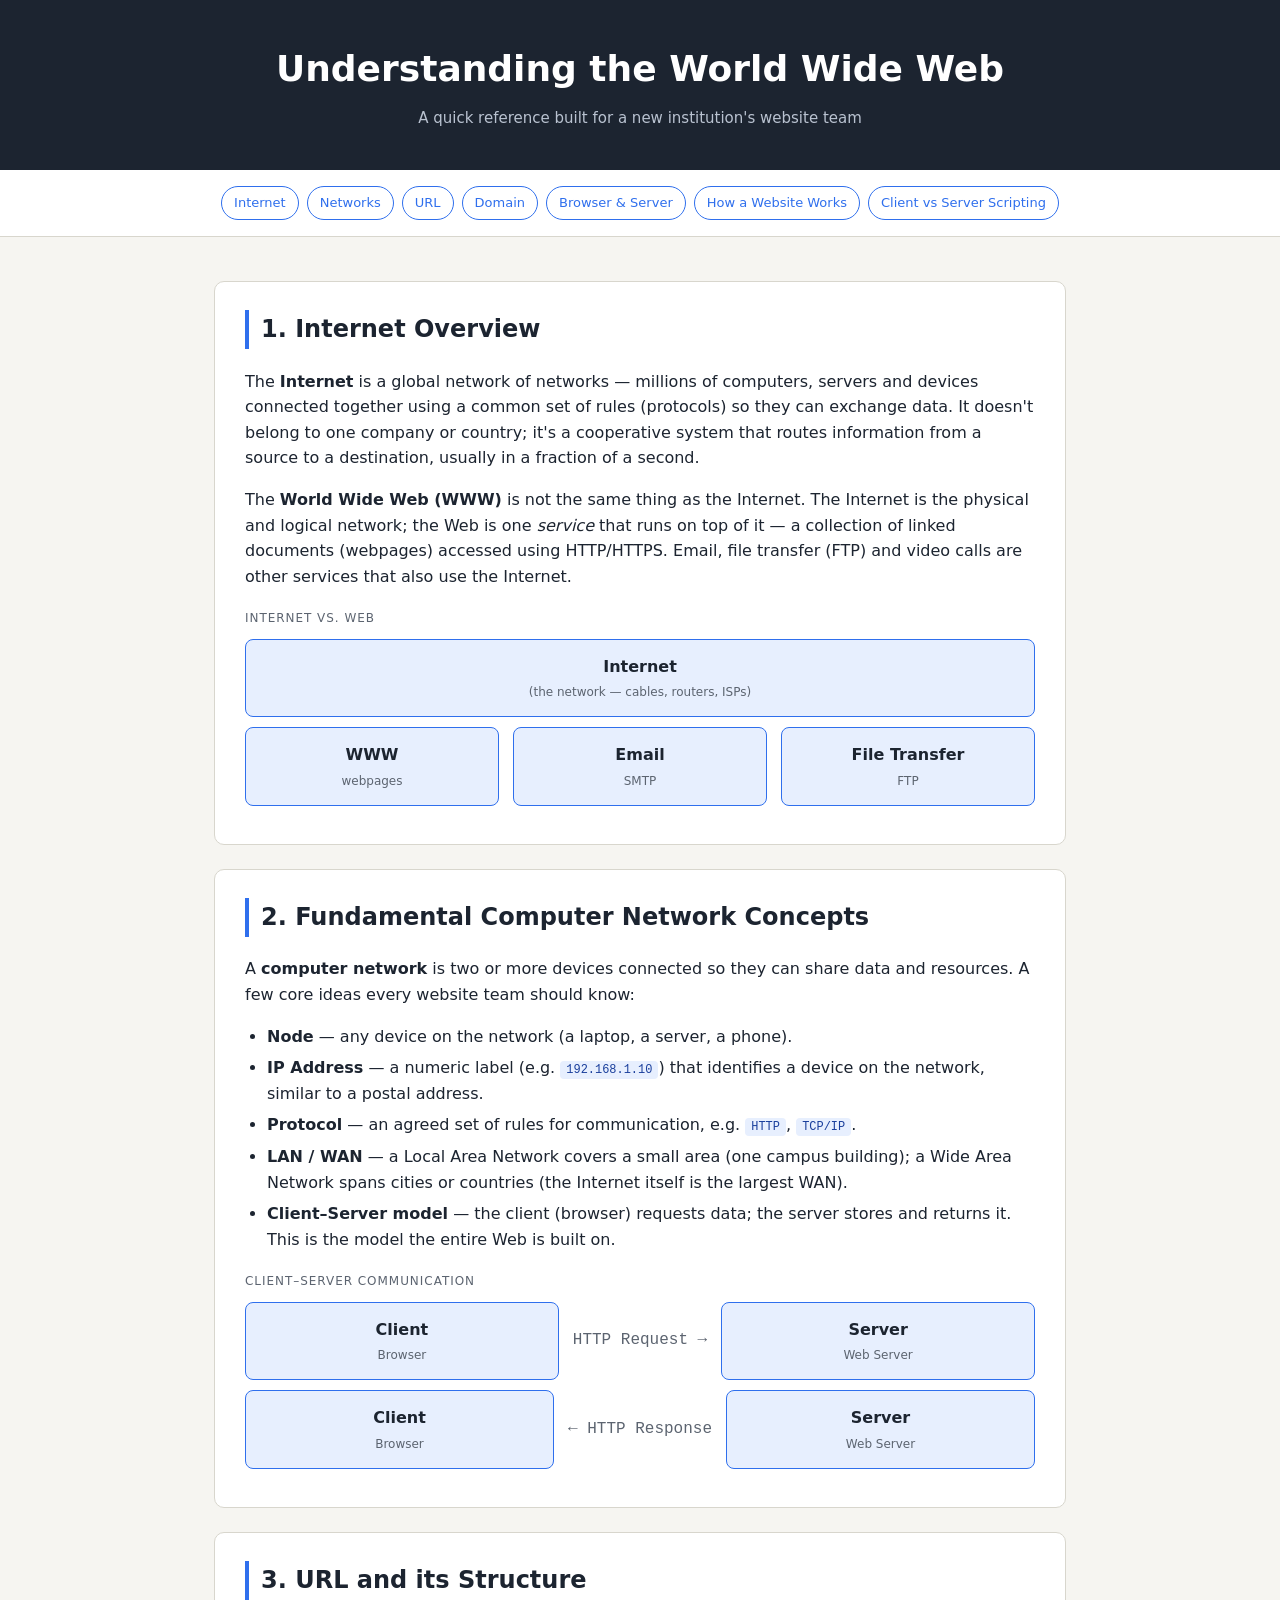
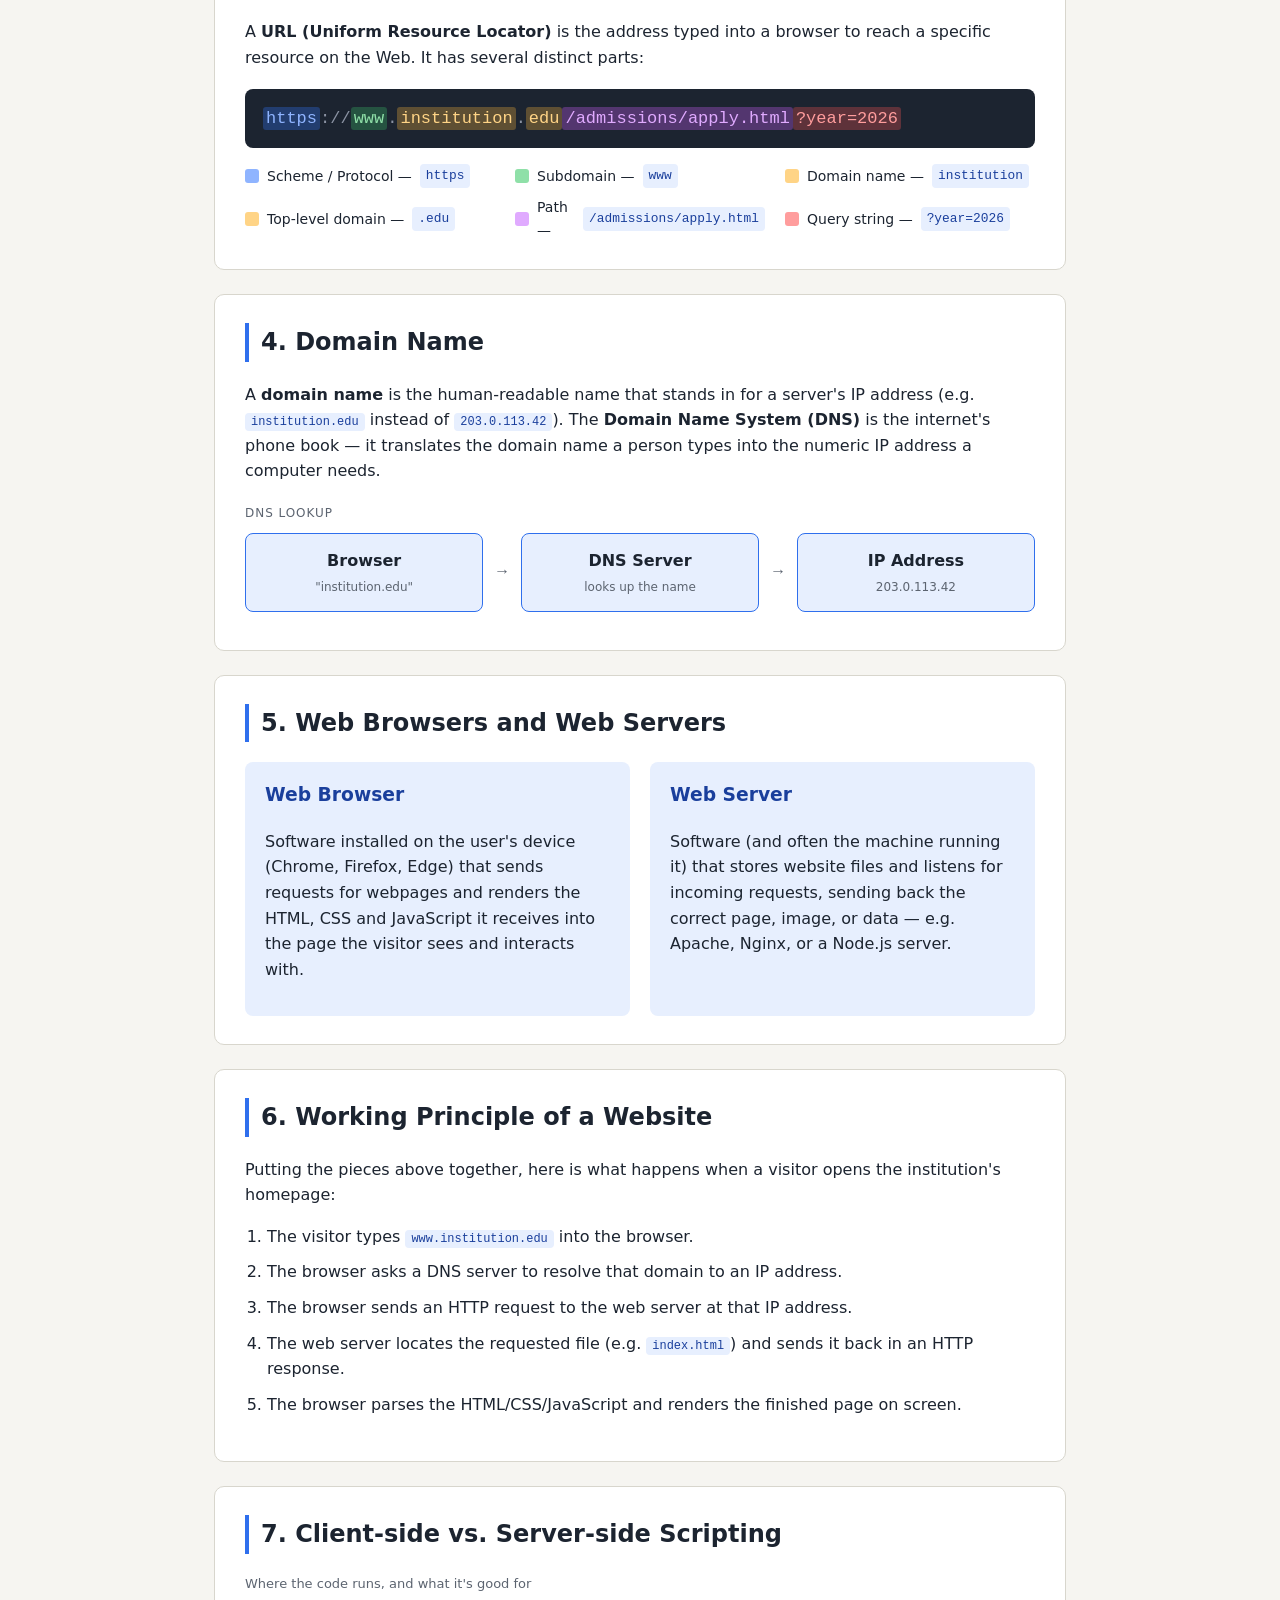
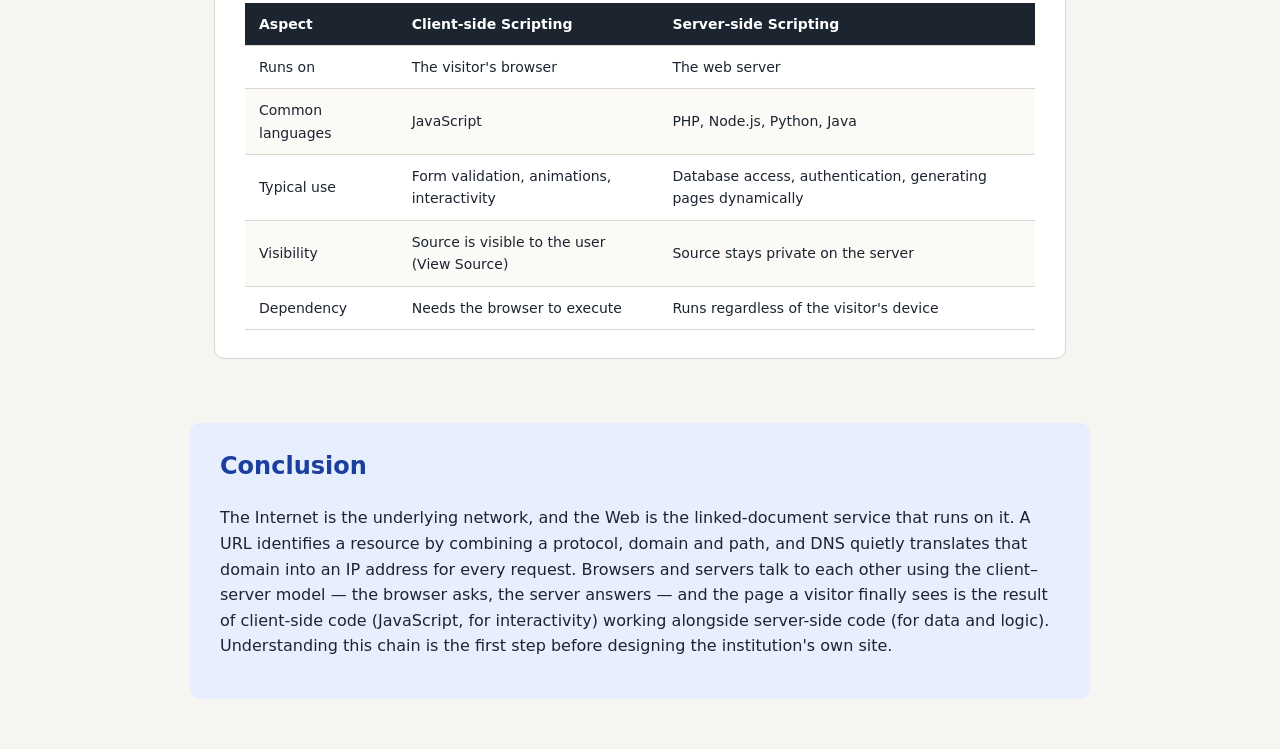
<file: Task1-WWW-Concepts/index.html>
<!DOCTYPE html>
<html lang="en">
<head>
<meta charset="UTF-8">
<meta name="viewport" content="width=device-width, initial-scale=1.0">
<title>Understanding the World Wide Web</title>
<link rel="stylesheet" href="style.css">
</head>
<body>

  <!-- Page header: introduces the topic to the reader -->
  <header class="page-header">
    <h1>Understanding the World Wide Web</h1>
    <p class="subtitle">A quick reference built for a new institution's website team</p>
  </header>

  <!-- Simple in-page navigation, one link per concept section -->
  <nav class="toc">
    <a href="#internet">Internet</a>
    <a href="#network">Networks</a>
    <a href="#url">URL</a>
    <a href="#domain">Domain</a>
    <a href="#browser-server">Browser &amp; Server</a>
    <a href="#working">How a Website Works</a>
    <a href="#client-server-script">Client vs Server Scripting</a>
  </nav>

  <main>

    <!-- 1. Internet Overview -->
    <section id="internet" class="topic">
      <h2>1. Internet Overview</h2>
      <p>The <strong>Internet</strong> is a global network of networks — millions of computers,
      servers and devices connected together using a common set of rules (protocols) so they can
      exchange data. It doesn't belong to one company or country; it's a cooperative system that
      routes information from a source to a destination, usually in a fraction of a second.</p>
      <p>The <strong>World Wide Web (WWW)</strong> is not the same thing as the Internet. The
      Internet is the physical and logical network; the Web is one <em>service</em> that runs on
      top of it — a collection of linked documents (webpages) accessed using HTTP/HTTPS. Email,
      file transfer (FTP) and video calls are other services that also use the Internet.</p>

      <div class="diagram">
        <p class="diagram-label">Internet vs. Web</p>
        <div class="diagram-row">
          <div class="box box-wide">Internet <span class="box-sub">(the network — cables, routers, ISPs)</span></div>
        </div>
        <div class="diagram-row three-up">
          <div class="box">WWW <span class="box-sub">webpages</span></div>
          <div class="box">Email <span class="box-sub">SMTP</span></div>
          <div class="box">File Transfer <span class="box-sub">FTP</span></div>
        </div>
      </div>
    </section>

    <!-- 2. Fundamental Computer Network Concepts -->
    <section id="network" class="topic">
      <h2>2. Fundamental Computer Network Concepts</h2>
      <p>A <strong>computer network</strong> is two or more devices connected so they can share
      data and resources. A few core ideas every website team should know:</p>
      <ul>
        <li><strong>Node</strong> — any device on the network (a laptop, a server, a phone).</li>
        <li><strong>IP Address</strong> — a numeric label (e.g. <code>192.168.1.10</code>) that
        identifies a device on the network, similar to a postal address.</li>
        <li><strong>Protocol</strong> — an agreed set of rules for communication, e.g.
        <code>HTTP</code>, <code>TCP/IP</code>.</li>
        <li><strong>LAN / WAN</strong> — a Local Area Network covers a small area (one campus
        building); a Wide Area Network spans cities or countries (the Internet itself is the
        largest WAN).</li>
        <li><strong>Client–Server model</strong> — the client (browser) requests data; the
        server stores and returns it. This is the model the entire Web is built on.</li>
      </ul>

      <div class="diagram">
        <p class="diagram-label">Client–Server Communication</p>
        <div class="diagram-row flow">
          <div class="box">Client<span class="box-sub">Browser</span></div>
          <div class="arrow">HTTP Request →</div>
          <div class="box">Server<span class="box-sub">Web Server</span></div>
        </div>
        <div class="diagram-row flow">
          <div class="box">Client<span class="box-sub">Browser</span></div>
          <div class="arrow">← HTTP Response</div>
          <div class="box">Server<span class="box-sub">Web Server</span></div>
        </div>
      </div>
    </section>

    <!-- 3. URL and its Structure -->
    <section id="url" class="topic">
      <h2>3. URL and its Structure</h2>
      <p>A <strong>URL (Uniform Resource Locator)</strong> is the address typed into a browser to
      reach a specific resource on the Web. It has several distinct parts:</p>

      <div class="url-diagram">
        <div class="url-string">
          <span class="part scheme">https</span><span class="punct">://</span><span class="part sub">www</span><span class="punct">.</span><span class="part domain">institution</span><span class="punct">.</span><span class="part tld">edu</span><span class="part path">/admissions/apply.html</span><span class="part query">?year=2026</span>
        </div>
        <div class="url-legend">
          <div><span class="swatch scheme"></span> Scheme / Protocol — <code>https</code></div>
          <div><span class="swatch sub"></span> Subdomain — <code>www</code></div>
          <div><span class="swatch domain"></span> Domain name — <code>institution</code></div>
          <div><span class="swatch tld"></span> Top-level domain — <code>.edu</code></div>
          <div><span class="swatch path"></span> Path — <code>/admissions/apply.html</code></div>
          <div><span class="swatch query"></span> Query string — <code>?year=2026</code></div>
        </div>
      </div>
    </section>

    <!-- 4. Domain Name -->
    <section id="domain" class="topic">
      <h2>4. Domain Name</h2>
      <p>A <strong>domain name</strong> is the human-readable name that stands in for a server's
      IP address (e.g. <code>institution.edu</code> instead of <code>203.0.113.42</code>). The
      <strong>Domain Name System (DNS)</strong> is the internet's phone book — it translates the
      domain name a person types into the numeric IP address a computer needs.</p>

      <div class="diagram">
        <p class="diagram-label">DNS Lookup</p>
        <div class="diagram-row flow">
          <div class="box">Browser<span class="box-sub">"institution.edu"</span></div>
          <div class="arrow">→</div>
          <div class="box">DNS Server<span class="box-sub">looks up the name</span></div>
          <div class="arrow">→</div>
          <div class="box">IP Address<span class="box-sub">203.0.113.42</span></div>
        </div>
      </div>
    </section>

    <!-- 5. Web Browsers and Web Servers -->
    <section id="browser-server" class="topic">
      <h2>5. Web Browsers and Web Servers</h2>
      <div class="two-col">
        <div class="card">
          <h3>Web Browser</h3>
          <p>Software installed on the user's device (Chrome, Firefox, Edge) that sends
          requests for webpages and renders the HTML, CSS and JavaScript it receives into
          the page the visitor sees and interacts with.</p>
        </div>
        <div class="card">
          <h3>Web Server</h3>
          <p>Software (and often the machine running it) that stores website files and
          listens for incoming requests, sending back the correct page, image, or data —
          e.g. Apache, Nginx, or a Node.js server.</p>
        </div>
      </div>
    </section>

    <!-- 6. Working Principle of a Website -->
    <section id="working" class="topic">
      <h2>6. Working Principle of a Website</h2>
      <p>Putting the pieces above together, here is what happens when a visitor opens the
      institution's homepage:</p>
      <ol class="steps">
        <li>The visitor types <code>www.institution.edu</code> into the browser.</li>
        <li>The browser asks a DNS server to resolve that domain to an IP address.</li>
        <li>The browser sends an HTTP request to the web server at that IP address.</li>
        <li>The web server locates the requested file (e.g. <code>index.html</code>) and
        sends it back in an HTTP response.</li>
        <li>The browser parses the HTML/CSS/JavaScript and renders the finished page on
        screen.</li>
      </ol>
    </section>

    <!-- 7. Difference between Client-side and Server-side Scripting -->
    <section id="client-server-script" class="topic">
      <h2>7. Client-side vs. Server-side Scripting</h2>
      <div class="table-wrap">
        <table>
          <caption>Where the code runs, and what it's good for</caption>
          <thead>
            <tr>
              <th scope="col">Aspect</th>
              <th scope="col">Client-side Scripting</th>
              <th scope="col">Server-side Scripting</th>
            </tr>
          </thead>
          <tbody>
            <tr><td>Runs on</td><td>The visitor's browser</td><td>The web server</td></tr>
            <tr><td>Common languages</td><td>JavaScript</td><td>PHP, Node.js, Python, Java</td></tr>
            <tr><td>Typical use</td><td>Form validation, animations, interactivity</td><td>Database access, authentication, generating pages dynamically</td></tr>
            <tr><td>Visibility</td><td>Source is visible to the user (View Source)</td><td>Source stays private on the server</td></tr>
            <tr><td>Dependency</td><td>Needs the browser to execute</td><td>Runs regardless of the visitor's device</td></tr>
          </tbody>
        </table>
      </div>
    </section>

  </main>

  <footer class="page-footer">
    <h2>Conclusion</h2>
    <p>The Internet is the underlying network, and the Web is the linked-document service that
    runs on it. A URL identifies a resource by combining a protocol, domain and path, and DNS
    quietly translates that domain into an IP address for every request. Browsers and servers
    talk to each other using the client–server model — the browser asks, the server answers —
    and the page a visitor finally sees is the result of client-side code (JavaScript, for
    interactivity) working alongside server-side code (for data and logic). Understanding this
    chain is the first step before designing the institution's own site.</p>
  </footer>

</body>
</html>
</file>
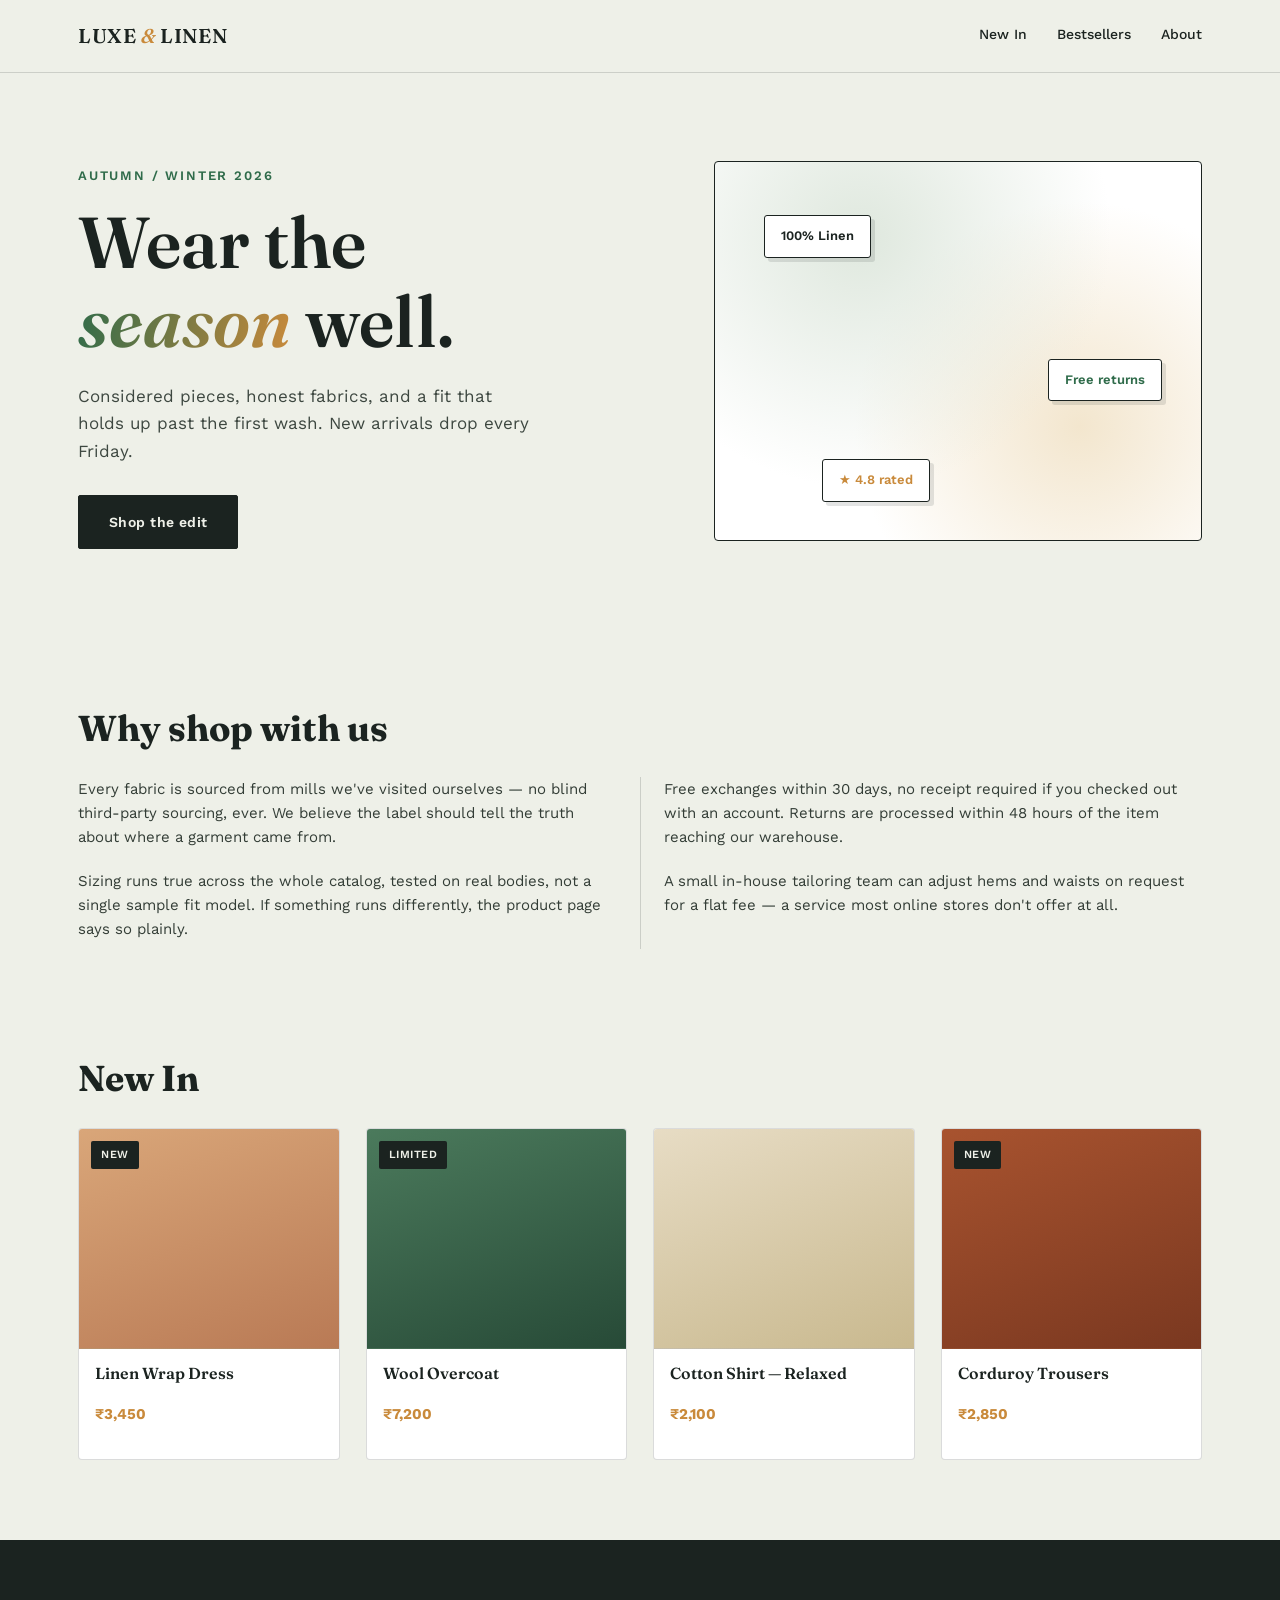
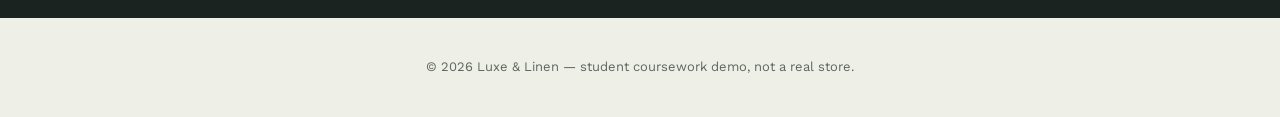
<file: Task3-Fashion-Homepage/index.html>
<!DOCTYPE html>
<html lang="en">
<head>
<meta charset="UTF-8">
<meta name="viewport" content="width=device-width, initial-scale=1.0">
<title>LUXE &amp; LINEN — Online Fashion Store</title>
<link rel="preconnect" href="https://fonts.googleapis.com">
<link rel="preconnect" href="https://fonts.gstatic.com" crossorigin>
<link href="https://fonts.googleapis.com/css2?family=Fraunces:opsz,wght@9..144,400;9..144,600;9..144,700&family=Work+Sans:wght@400;500;600;700&display=swap" rel="stylesheet">
<link rel="stylesheet" href="style.css">
</head>
<body>

  <header class="site-header">
    <div class="nav-wrap">
      <span class="logo">LUXE <span class="amp">&amp;</span> LINEN</span>
      <nav>
        <a href="#new">New In</a>
        <a href="#bestsellers">Bestsellers</a>
        <a href="#about">About</a>
      </nav>
    </div>
  </header>

  <!-- ============ HERO: backgrounds, borders, text effects, animation ============ -->
  <section class="hero">
    <div class="hero-copy">
      <p class="eyebrow">Autumn / Winter 2026</p>
      <h1>Wear the<br><span class="highlight">season</span> well.</h1>
      <p class="hero-desc">Considered pieces, honest fabrics, and a fit that holds up past the first wash. New arrivals drop every Friday.</p>
      <a href="#bestsellers" class="btn">Shop the edit</a>
    </div>
    <div class="hero-visual" aria-hidden="true">
      <div class="floating-card card-1">100% Linen</div>
      <div class="floating-card card-2">Free returns</div>
      <div class="floating-card card-3">★ 4.8 rated</div>
    </div>
  </section>

  <!-- ============ MULTI-COLUMN LAYOUT: brand values ============ -->
  <section class="values" id="about">
    <h2>Why shop with us</h2>
    <div class="value-columns">
      <p>Every fabric is sourced from mills we've visited ourselves — no blind third-party sourcing, ever. We believe the label should tell the truth about where a garment came from.</p>
      <p>Sizing runs true across the whole catalog, tested on real bodies, not a single sample fit model. If something runs differently, the product page says so plainly.</p>
      <p>Free exchanges within 30 days, no receipt required if you checked out with an account. Returns are processed within 48 hours of the item reaching our warehouse.</p>
      <p>A small in-house tailoring team can adjust hems and waists on request for a flat fee — a service most online stores don't offer at all.</p>
    </div>
  </section>

  <!-- ============ PRODUCT GRID: cards with border/background/text treatments ============ -->
  <section class="collection" id="new">
    <h2>New In</h2>
    <div class="product-grid">

      <article class="product-card">
        <div class="product-media tone-clay">
          <span class="tag">New</span>
        </div>
        <h3>Linen Wrap Dress</h3>
        <p class="price">₹3,450</p>
      </article>

      <article class="product-card">
        <div class="product-media tone-forest">
          <span class="tag">Limited</span>
        </div>
        <h3>Wool Overcoat</h3>
        <p class="price">₹7,200</p>
      </article>

      <article class="product-card">
        <div class="product-media tone-sand">
        </div>
        <h3>Cotton Shirt — Relaxed</h3>
        <p class="price">₹2,100</p>
      </article>

      <article class="product-card">
        <div class="product-media tone-rust">
          <span class="tag">New</span>
        </div>
        <h3>Corduroy Trousers</h3>
        <p class="price">₹2,850</p>
      </article>

    </div>
  </section>

  <!-- ============ BESTSELLERS: animated marquee strip ============ -->
  <section class="marquee-wrap" id="bestsellers">
    <div class="marquee">
      <div class="marquee-track">
        <span>Linen Wrap Dress</span><span>·</span>
        <span>Wool Overcoat</span><span>·</span>
        <span>Cotton Shirt</span><span>·</span>
        <span>Corduroy Trousers</span><span>·</span>
        <span>Silk Scarf</span><span>·</span>
        <span>Linen Wrap Dress</span><span>·</span>
        <span>Wool Overcoat</span><span>·</span>
        <span>Cotton Shirt</span><span>·</span>
        <span>Corduroy Trousers</span><span>·</span>
        <span>Silk Scarf</span><span>·</span>
      </div>
    </div>
  </section>

  <footer class="site-footer">
    <p>© 2026 Luxe &amp; Linen — student coursework demo, not a real store.</p>
  </footer>

</body>
</html>
</file>
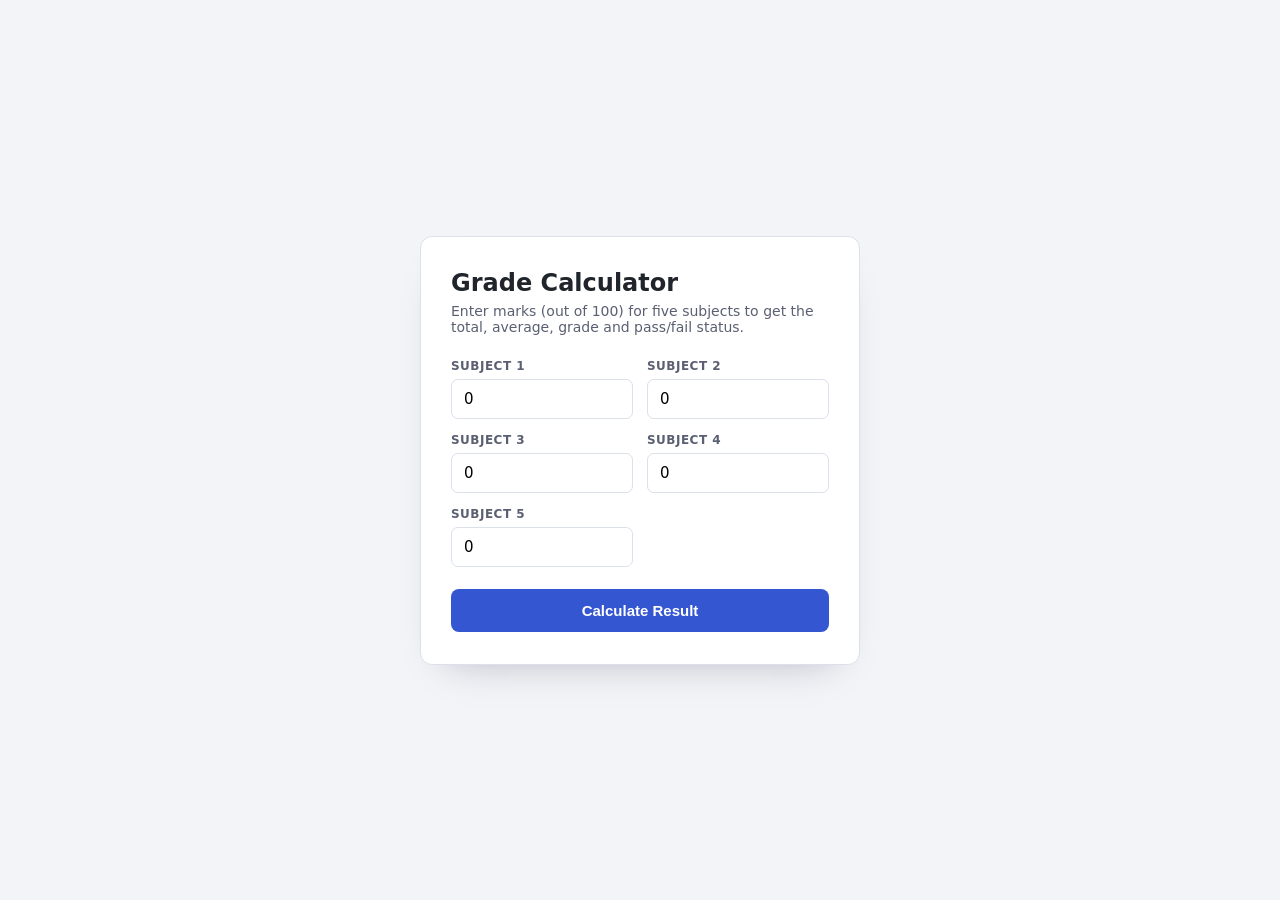
<file: Task4-Grade-Calculator/index.html>
<!DOCTYPE html>
<html lang="en">
<head>
<meta charset="UTF-8">
<meta name="viewport" content="width=device-width, initial-scale=1.0">
<title>Student Grade Calculator</title>
<link rel="stylesheet" href="style.css">
</head>
<body>

  <main class="calc-wrap">
    <h1>Grade Calculator</h1>
    <p class="subtitle">Enter marks (out of 100) for five subjects to get the total, average, grade and pass/fail status.</p>

    <form id="gradeForm">
      <div class="subject-grid">
        <div class="field">
          <label for="s1">Subject 1</label>
          <input type="number" id="s1" min="0" max="100" value="0" required>
        </div>
        <div class="field">
          <label for="s2">Subject 2</label>
          <input type="number" id="s2" min="0" max="100" value="0" required>
        </div>
        <div class="field">
          <label for="s3">Subject 3</label>
          <input type="number" id="s3" min="0" max="100" value="0" required>
        </div>
        <div class="field">
          <label for="s4">Subject 4</label>
          <input type="number" id="s4" min="0" max="100" value="0" required>
        </div>
        <div class="field">
          <label for="s5">Subject 5</label>
          <input type="number" id="s5" min="0" max="100" value="0" required>
        </div>
      </div>

      <button type="submit">Calculate Result</button>
    </form>

    <section id="result" class="result-panel hidden">
      <div class="result-row">
        <span>Total</span>
        <strong id="rTotal">0</strong>
      </div>
      <div class="result-row">
        <span>Average</span>
        <strong id="rAverage">0%</strong>
      </div>
      <div class="result-row">
        <span>Grade</span>
        <strong id="rGrade">-</strong>
      </div>
      <div class="result-row">
        <span>Status</span>
        <strong id="rStatus" class="status">-</strong>
      </div>
    </section>

    <p id="errorMsg" class="error-msg hidden">Please enter a valid mark between 0 and 100 for every subject.</p>
  </main>

  <script src="script.js"></script>
</body>
</html>
</file>
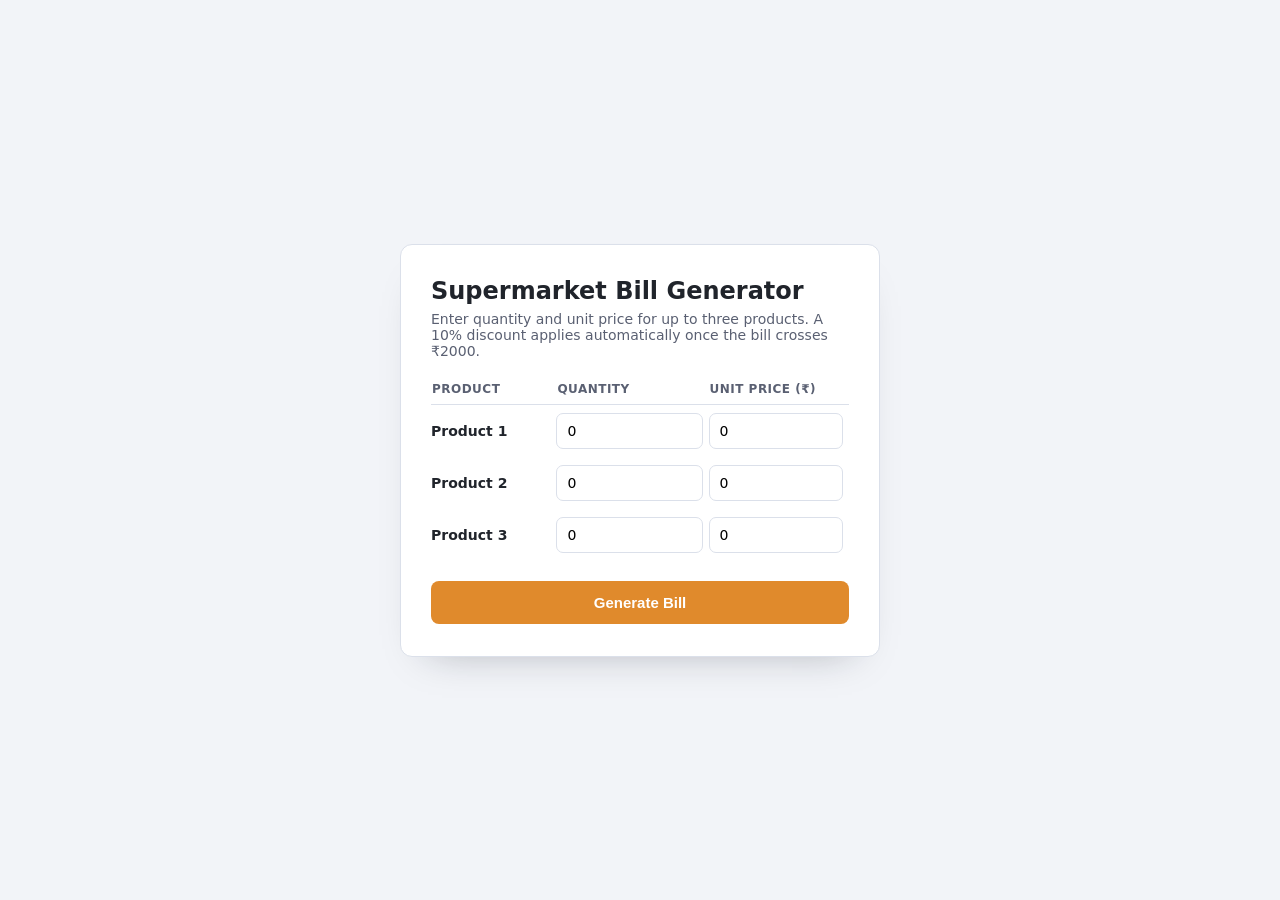
<file: Task5-Billing-System/index.html>
<!DOCTYPE html>
<html lang="en">
<head>
<meta charset="UTF-8">
<meta name="viewport" content="width=device-width, initial-scale=1.0">
<title>Supermarket Billing System</title>
<link rel="stylesheet" href="style.css">
</head>
<body>

  <main class="bill-wrap">
    <h1>Supermarket Bill Generator</h1>
    <p class="subtitle">Enter quantity and unit price for up to three products. A 10% discount applies automatically once the bill crosses ₹2000.</p>

    <form id="billForm">
      <table class="product-table">
        <thead>
          <tr>
            <th>Product</th>
            <th>Quantity</th>
            <th>Unit Price (₹)</th>
          </tr>
        </thead>
        <tbody>
          <tr>
            <td><label for="name1">Product 1</label></td>
            <td><input type="number" id="qty1" min="0" value="0" required></td>
            <td><input type="number" id="price1" min="0" step="0.01" value="0" required></td>
          </tr>
          <tr>
            <td><label for="name2">Product 2</label></td>
            <td><input type="number" id="qty2" min="0" value="0" required></td>
            <td><input type="number" id="price2" min="0" step="0.01" value="0" required></td>
          </tr>
          <tr>
            <td><label for="name3">Product 3</label></td>
            <td><input type="number" id="qty3" min="0" value="0" required></td>
            <td><input type="number" id="price3" min="0" step="0.01" value="0" required></td>
          </tr>
        </tbody>
      </table>

      <button type="submit">Generate Bill</button>
    </form>

    <section id="bill" class="bill-panel hidden">
      <h2>Bill Summary</h2>
      <div class="bill-row"><span>Subtotal</span><strong id="bSubtotal">₹0.00</strong></div>
      <div class="bill-row" id="discountRow"><span>Discount (10%)</span><strong id="bDiscount">₹0.00</strong></div>
      <div class="bill-row total"><span>Payable Amount</span><strong id="bTotal">₹0.00</strong></div>
      <p id="discountNote" class="discount-note hidden">🎉 Discount applied — your order crossed ₹2000!</p>
    </section>
  </main>

  <script src="script.js"></script>
</body>
</html>
</file>
<file: Task1-WWW-Concepts/style.css>
/* ===========================================================
   Task 1 — Understanding the World Wide Web
   Simple, readable reference page with small CSS/box diagrams
   =========================================================== */

:root{
  --ink:#1c2430;
  --paper:#f6f5f1;
  --panel:#ffffff;
  --accent:#2f6fed;
  --accent-soft:#e7effe;
  --line:#d8d6cd;
  --muted:#5c6470;
}

*{box-sizing:border-box;}
body{
  margin:0;
  font-family:'Segoe UI', system-ui, sans-serif;
  background:var(--paper);
  color:var(--ink);
  line-height:1.6;
}

.page-header{
  background:var(--ink);
  color:#fff;
  padding:40px 24px;
  text-align:center;
}
.page-header h1{margin:0 0 8px;font-size:clamp(24px,4vw,36px);}
.subtitle{margin:0;color:#b9c2d0;font-size:15px;}

/* table-of-contents nav */
.toc{
  display:flex;
  flex-wrap:wrap;
  gap:8px;
  justify-content:center;
  padding:16px;
  background:var(--panel);
  border-bottom:1px solid var(--line);
  position:sticky;
  top:0;
  z-index:10;
}
.toc a{
  color:var(--accent);
  text-decoration:none;
  font-size:13px;
  padding:6px 12px;
  border:1px solid var(--accent);
  border-radius:20px;
}
.toc a:hover{background:var(--accent);color:#fff;}

main{max-width:900px;margin:0 auto;padding:20px 24px 40px;}

.topic{
  background:var(--panel);
  border:1px solid var(--line);
  border-radius:10px;
  padding:28px 30px;
  margin:24px 0;
}
.topic h2{margin-top:0;color:var(--ink);border-left:4px solid var(--accent);padding-left:12px;}
.topic ul, .topic ol{padding-left:22px;}
.topic li{margin-bottom:6px;}
code{
  background:var(--accent-soft);
  color:#1a3f9c;
  padding:2px 6px;
  border-radius:4px;
  font-size:0.92em;
}

/* generic box diagrams */
.diagram{margin-top:20px;}
.diagram-label{
  font-size:12px;
  text-transform:uppercase;
  letter-spacing:0.08em;
  color:var(--muted);
  margin-bottom:10px;
}
.diagram-row{display:flex;gap:14px;flex-wrap:wrap;margin-bottom:10px;}
.diagram-row.three-up{justify-content:space-between;}
.diagram-row.flow{align-items:center;}
.box{
  background:var(--accent-soft);
  border:1.5px solid var(--accent);
  border-radius:8px;
  padding:14px 18px;
  text-align:center;
  font-weight:600;
  flex:1;
  min-width:140px;
}
.box-wide{flex:1 1 100%;}
.box-sub{display:block;font-weight:400;font-size:12px;color:var(--muted);margin-top:4px;}
.arrow{font-family:'Consolas', monospace;color:var(--muted);white-space:nowrap;}

/* URL structure diagram */
.url-diagram{margin-top:18px;}
.url-string{
  font-family:'Consolas', monospace;
  font-size:clamp(13px,2.4vw,17px);
  background:var(--ink);
  color:#e8ecf3;
  padding:16px 18px;
  border-radius:8px;
  overflow-x:auto;
  white-space:nowrap;
  margin-bottom:16px;
}
.url-string .part{padding:2px 3px;border-radius:3px;}
.punct{color:#8b93a3;}
.scheme{background:#2f6fed55;color:#8fb4ff;}
.sub{background:#37b06455;color:#8fe0a8;}
.domain{background:#e1a53a55;color:#ffd486;}
.tld{background:#e1a53a55;color:#ffd486;}
.path{background:#c05aed55;color:#e0aaff;}
.query{background:#e0505055;color:#ff9d9d;}

.url-legend{
  display:grid;
  grid-template-columns:repeat(auto-fit,minmax(220px,1fr));
  gap:8px 20px;
  font-size:14px;
}
.url-legend div{display:flex;align-items:center;gap:8px;}
.swatch{width:14px;height:14px;border-radius:3px;display:inline-block;flex-shrink:0;}
.swatch.scheme{background:#8fb4ff;}
.swatch.sub{background:#8fe0a8;}
.swatch.domain,.swatch.tld{background:#ffd486;}
.swatch.path{background:#e0aaff;}
.swatch.query{background:#ff9d9d;}

/* two-column cards (browser vs server) */
.two-col{display:grid;grid-template-columns:1fr 1fr;gap:20px;margin-top:16px;}
.card{background:var(--accent-soft);border-radius:8px;padding:18px 20px;}
.card h3{margin-top:0;color:#1a3f9c;}

/* numbered steps */
.steps li{margin-bottom:10px;}

/* table */
.table-wrap{overflow-x:auto;margin-top:16px;}
table{border-collapse:collapse;width:100%;min-width:560px;}
caption{caption-side:top;text-align:left;font-size:13px;color:var(--muted);padding-bottom:8px;}
th,td{text-align:left;padding:10px 14px;border-bottom:1px solid var(--line);font-size:14px;}
thead th{background:var(--ink);color:#fff;}
tbody tr:nth-child(even){background:#fbfaf7;}

/* footer / conclusion */
.page-footer{
  max-width:900px;
  margin:0 auto 50px;
  padding:24px 30px;
  background:var(--accent-soft);
  border-radius:10px;
}
.page-footer h2{margin-top:0;color:#1a3f9c;}

@media (max-width:700px){
  .two-col{grid-template-columns:1fr;}
  .diagram-row.three-up{flex-direction:column;}
}
</file>
<file: Task3-Fashion-Homepage/style.css>
/* ===========================================================
   Task 3 — Online Fashion Store Homepage
   Demonstrates: backgrounds & borders, text effects, CSS
   animations, a multi-column layout, and basic UI principles
   (hierarchy, consistency, affordance, whitespace).
   =========================================================== */

:root{
  --ink:#1b2320;         /* near-black with a green undertone, not pure black */
  --paper:#eef0e8;       /* pale sage-grey background, a considered neutral   */
  --panel:#ffffff;
  --accent:#2f6b4a;      /* forest green — signature accent                  */
  --accent-soft:#dfe8de;
  --gold:#c98a3b;        /* warm ochre — secondary accent for price/tags     */
  --line:rgba(27,35,32,0.16);
  --muted:#5b6660;
  --display:'Fraunces', Georgia, serif;
  --body:'Work Sans', system-ui, sans-serif;
}

*{box-sizing:border-box;}
html{scroll-behavior:smooth;}
body{
  margin:0;
  background:var(--paper);
  color:var(--ink);
  font-family:var(--body);
  line-height:1.6;
}
h1,h2,h3{font-family:var(--display);margin:0;line-height:1.1;}
a{color:inherit;}

/* ---------- header ---------- */
.site-header{
  position:sticky;top:0;z-index:20;
  background:rgba(238,240,232,0.92);
  backdrop-filter:blur(6px);
  border-bottom:1px solid var(--line);
}
.nav-wrap{
  max-width:1180px;margin:0 auto;
  display:flex;align-items:center;justify-content:space-between;
  padding:20px 28px;
}
.logo{font-family:var(--display);font-size:20px;letter-spacing:0.03em;font-weight:600;}
.logo .amp{color:var(--gold);font-style:italic;}
.site-header nav{display:flex;gap:30px;}
.site-header nav a{
  text-decoration:none;font-size:14px;font-weight:500;
  position:relative;padding-bottom:4px;
}
/* text effect: animated underline reveal on hover (UI affordance) */
.site-header nav a::after{
  content:"";position:absolute;left:0;bottom:0;width:100%;height:1.5px;
  background:var(--accent);transform:scaleX(0);transform-origin:right;
  transition:transform .25s ease;
}
.site-header nav a:hover::after{transform:scaleX(1);transform-origin:left;}

/* ---------- hero: background + text effects + animation ---------- */
.hero{
  position:relative;
  max-width:1180px;margin:0 auto;
  display:grid;grid-template-columns:1.1fr 0.9fr;gap:40px;
  align-items:center;
  padding:80px 28px 90px;
  overflow:hidden;
}
.eyebrow{
  font-size:13px;letter-spacing:0.14em;text-transform:uppercase;
  color:var(--accent);font-weight:600;margin-bottom:16px;
}
.hero h1{font-size:clamp(42px,6vw,72px);font-weight:600;}
/* text effect: gradient-clipped highlight word */
.highlight{
  background:linear-gradient(100deg, var(--accent) 0%, var(--gold) 100%);
  -webkit-background-clip:text;
  background-clip:text;
  color:transparent;
  font-style:italic;
}
.hero-desc{
  max-width:42ch;font-size:17px;color:#3d4740;
  margin:22px 0 30px;
}
.btn{
  display:inline-block;
  background:var(--ink);color:var(--paper);
  padding:15px 30px;
  text-decoration:none;
  font-size:14px;font-weight:600;letter-spacing:0.03em;
  border:1.5px solid var(--ink);
  border-radius:2px;
  transition:transform .18s ease, background .18s ease, color .18s ease;
}
.btn:hover{background:transparent;color:var(--ink);transform:translateY(-2px);}

/* hero visual: background pattern + border + floating-card animation */
.hero-visual{
  position:relative;height:380px;
  background:
    radial-gradient(circle at 30% 20%, var(--accent-soft) 0%, transparent 55%),
    radial-gradient(circle at 75% 70%, #f3e6ce 0%, transparent 50%),
    var(--panel);
  border:1.5px solid var(--ink);
  border-radius:4px;
}
.floating-card{
  position:absolute;
  background:var(--panel);
  border:1px solid var(--ink);
  padding:10px 16px;
  font-size:13px;font-weight:600;
  border-radius:3px;
  box-shadow:4px 4px 0 rgba(27,35,32,0.12);
  animation:float 5s ease-in-out infinite;
}
.card-1{top:14%;left:10%;animation-delay:0s;}
.card-2{top:52%;right:8%;animation-delay:1.2s;color:var(--accent);}
.card-3{bottom:10%;left:22%;animation-delay:2.4s;color:var(--gold);}
/* CSS animation: gentle vertical float, respects reduced motion below */
@keyframes float{
  0%,100%{transform:translateY(0);}
  50%{transform:translateY(-12px);}
}

/* ---------- values: MULTI-COLUMN LAYOUT ---------- */
.values{max-width:1180px;margin:0 auto;padding:70px 28px;}
.values h2{font-size:clamp(26px,3.4vw,36px);margin-bottom:28px;}
.value-columns{
  column-count:2;
  column-gap:48px;
  column-rule:1px solid var(--line);
  font-size:15px;
  color:#333d36;
}
.value-columns p{margin:0 0 20px;break-inside:avoid;}

/* ---------- product grid: backgrounds & borders ---------- */
.collection{max-width:1180px;margin:0 auto;padding:40px 28px 80px;}
.collection h2{font-size:clamp(26px,3.4vw,36px);margin-bottom:30px;}
.product-grid{
  display:grid;grid-template-columns:repeat(auto-fit,minmax(230px,1fr));
  gap:26px;
}
.product-card{
  background:var(--panel);
  border:1px solid var(--line);
  border-radius:4px;
  overflow:hidden;
  transition:transform .2s ease, box-shadow .2s ease;
}
.product-card:hover{transform:translateY(-5px);box-shadow:0 14px 26px -14px rgba(27,35,32,0.35);}
.product-media{
  position:relative;
  height:220px;
  border-bottom:1px solid var(--line);
}
/* backgrounds: distinct gradient "fabric tones" per product, no photos needed */
.tone-clay{background:linear-gradient(160deg,#d9a679,#b97a55);}
.tone-forest{background:linear-gradient(160deg,#4b7a5c,#274a37);}
.tone-sand{background:linear-gradient(160deg,#e7dcc4,#c9b98f);}
.tone-rust{background:linear-gradient(160deg,#a8532f,#7a3820);}
.product-card .tag{
  position:absolute;top:12px;left:12px;
  background:var(--ink);color:var(--paper);
  font-size:11px;font-weight:600;letter-spacing:0.05em;text-transform:uppercase;
  padding:5px 10px;border-radius:2px;
}
.product-card h3{font-size:16px;font-weight:600;padding:16px 16px 4px;}
.product-card .price{
  font-family:var(--body);font-weight:700;color:var(--gold);
  padding:0 16px 18px;font-size:15px;
}

/* ---------- marquee: continuous CSS animation ---------- */
.marquee-wrap{
  background:var(--ink);color:var(--paper);
  padding:22px 0;overflow:hidden;
  border-top:1px solid var(--ink);border-bottom:1px solid var(--ink);
}
.marquee-track{
  display:inline-flex;gap:14px;white-space:nowrap;
  font-family:var(--display);font-size:20px;font-style:italic;
  animation:scroll-left 22s linear infinite;
  padding-left:100%;
}
.marquee-track span{opacity:0.9;}
@keyframes scroll-left{
  from{transform:translateX(0);}
  to{transform:translateX(-100%);}
}
@media (prefers-reduced-motion: reduce){
  .floating-card, .marquee-track{animation:none;}
}

.site-footer{
  text-align:center;padding:26px;font-size:13px;color:var(--muted);
}

/* ---------- responsive ---------- */
@media (max-width:860px){
  .hero{grid-template-columns:1fr;padding-top:50px;}
  .hero-visual{height:260px;}
  .value-columns{column-count:1;}
}
</file>
<file: Task4-Grade-Calculator/style.css>
/* Task 4 — Grade Calculator styling */

:root{
  --ink:#20242b;
  --paper:#f2f4f8;
  --panel:#ffffff;
  --accent:#3556d1;
  --line:#dbe0ea;
  --pass:#1f8a4c;
  --fail:#c8402f;
}

*{box-sizing:border-box;}
body{
  margin:0;
  min-height:100vh;
  display:flex;
  align-items:center;
  justify-content:center;
  background:var(--paper);
  font-family:'Segoe UI', system-ui, sans-serif;
  color:var(--ink);
  padding:30px 16px;
}

.calc-wrap{
  width:100%;
  max-width:440px;
  background:var(--panel);
  border:1px solid var(--line);
  border-radius:12px;
  padding:32px 30px;
  box-shadow:0 20px 40px -28px rgba(20,25,40,0.35);
}

h1{margin:0 0 6px;font-size:24px;}
.subtitle{margin:0 0 24px;font-size:14px;color:#5a6072;}

.subject-grid{
  display:grid;
  grid-template-columns:1fr 1fr;
  gap:14px;
  margin-bottom:22px;
}
.field label{
  display:block;font-size:12px;font-weight:600;
  text-transform:uppercase;letter-spacing:0.04em;
  color:#5a6072;margin-bottom:6px;
}
.field input{
  width:100%;padding:10px 12px;
  border:1.5px solid var(--line);border-radius:7px;
  font-size:15px;font-family:inherit;
}
.field input:focus{outline:none;border-color:var(--accent);}

button[type="submit"]{
  width:100%;padding:13px;
  background:var(--accent);color:#fff;
  border:none;border-radius:8px;
  font-size:15px;font-weight:700;cursor:pointer;
}
button[type="submit"]:hover{background:#2a44ac;}

.result-panel{
  margin-top:24px;padding:18px 20px;
  background:var(--paper);border-radius:10px;
  border:1px solid var(--line);
}
.result-row{
  display:flex;justify-content:space-between;
  padding:8px 0;font-size:14px;
  border-bottom:1px dashed var(--line);
}
.result-row:last-child{border-bottom:none;}
.status.pass{color:var(--pass);}
.status.fail{color:var(--fail);}

.error-msg{
  margin-top:18px;padding:12px 14px;
  background:#fbe9e7;color:var(--fail);
  border:1px solid #f0b6ab;border-radius:8px;
  font-size:13px;
}
.hidden{display:none;}
</file>
<file: Task5-Billing-System/style.css>
/* Task 5 — Supermarket Billing System styling */

:root{
  --ink:#20242b;
  --paper:#f2f4f8;
  --panel:#ffffff;
  --accent:#e08a2c;
  --line:#dbe0ea;
  --good:#1f8a4c;
}

*{box-sizing:border-box;}
body{
  margin:0;
  min-height:100vh;
  display:flex;
  align-items:center;
  justify-content:center;
  background:var(--paper);
  font-family:'Segoe UI', system-ui, sans-serif;
  color:var(--ink);
  padding:30px 16px;
}

.bill-wrap{
  width:100%;
  max-width:480px;
  background:var(--panel);
  border:1px solid var(--line);
  border-radius:12px;
  padding:32px 30px;
  box-shadow:0 20px 40px -28px rgba(20,25,40,0.35);
}

h1{margin:0 0 6px;font-size:24px;}
.subtitle{margin:0 0 22px;font-size:14px;color:#5a6072;}

.product-table{width:100%;border-collapse:collapse;margin-bottom:20px;}
.product-table th{
  text-align:left;font-size:12px;text-transform:uppercase;letter-spacing:0.04em;
  color:#5a6072;padding-bottom:8px;border-bottom:1px solid var(--line);
}
.product-table td{padding:8px 6px 8px 0;}
.product-table td:first-child{font-size:14px;font-weight:600;width:30%;}
.product-table input{
  width:100%;padding:9px 10px;
  border:1.5px solid var(--line);border-radius:7px;
  font-size:14px;font-family:inherit;
}
.product-table input:focus{outline:none;border-color:var(--accent);}

button[type="submit"]{
  width:100%;padding:13px;
  background:var(--accent);color:#fff;
  border:none;border-radius:8px;
  font-size:15px;font-weight:700;cursor:pointer;
}
button[type="submit"]:hover{background:#c47420;}

.bill-panel{
  margin-top:24px;padding:20px 22px;
  background:var(--paper);border-radius:10px;
  border:1px solid var(--line);
}
.bill-panel h2{margin:0 0 14px;font-size:16px;}
.bill-row{
  display:flex;justify-content:space-between;
  padding:8px 0;font-size:14px;
  border-bottom:1px dashed var(--line);
}
.bill-row.total{
  border-bottom:none;border-top:1.5px solid var(--ink);
  margin-top:4px;padding-top:12px;
  font-size:16px;font-weight:700;
}
.discount-note{
  margin:14px 0 0;padding:10px 12px;
  background:#e6f5ec;color:var(--good);
  border:1px solid #a9dfbf;border-radius:8px;
  font-size:13px;
}
.hidden{display:none;}
</file>
